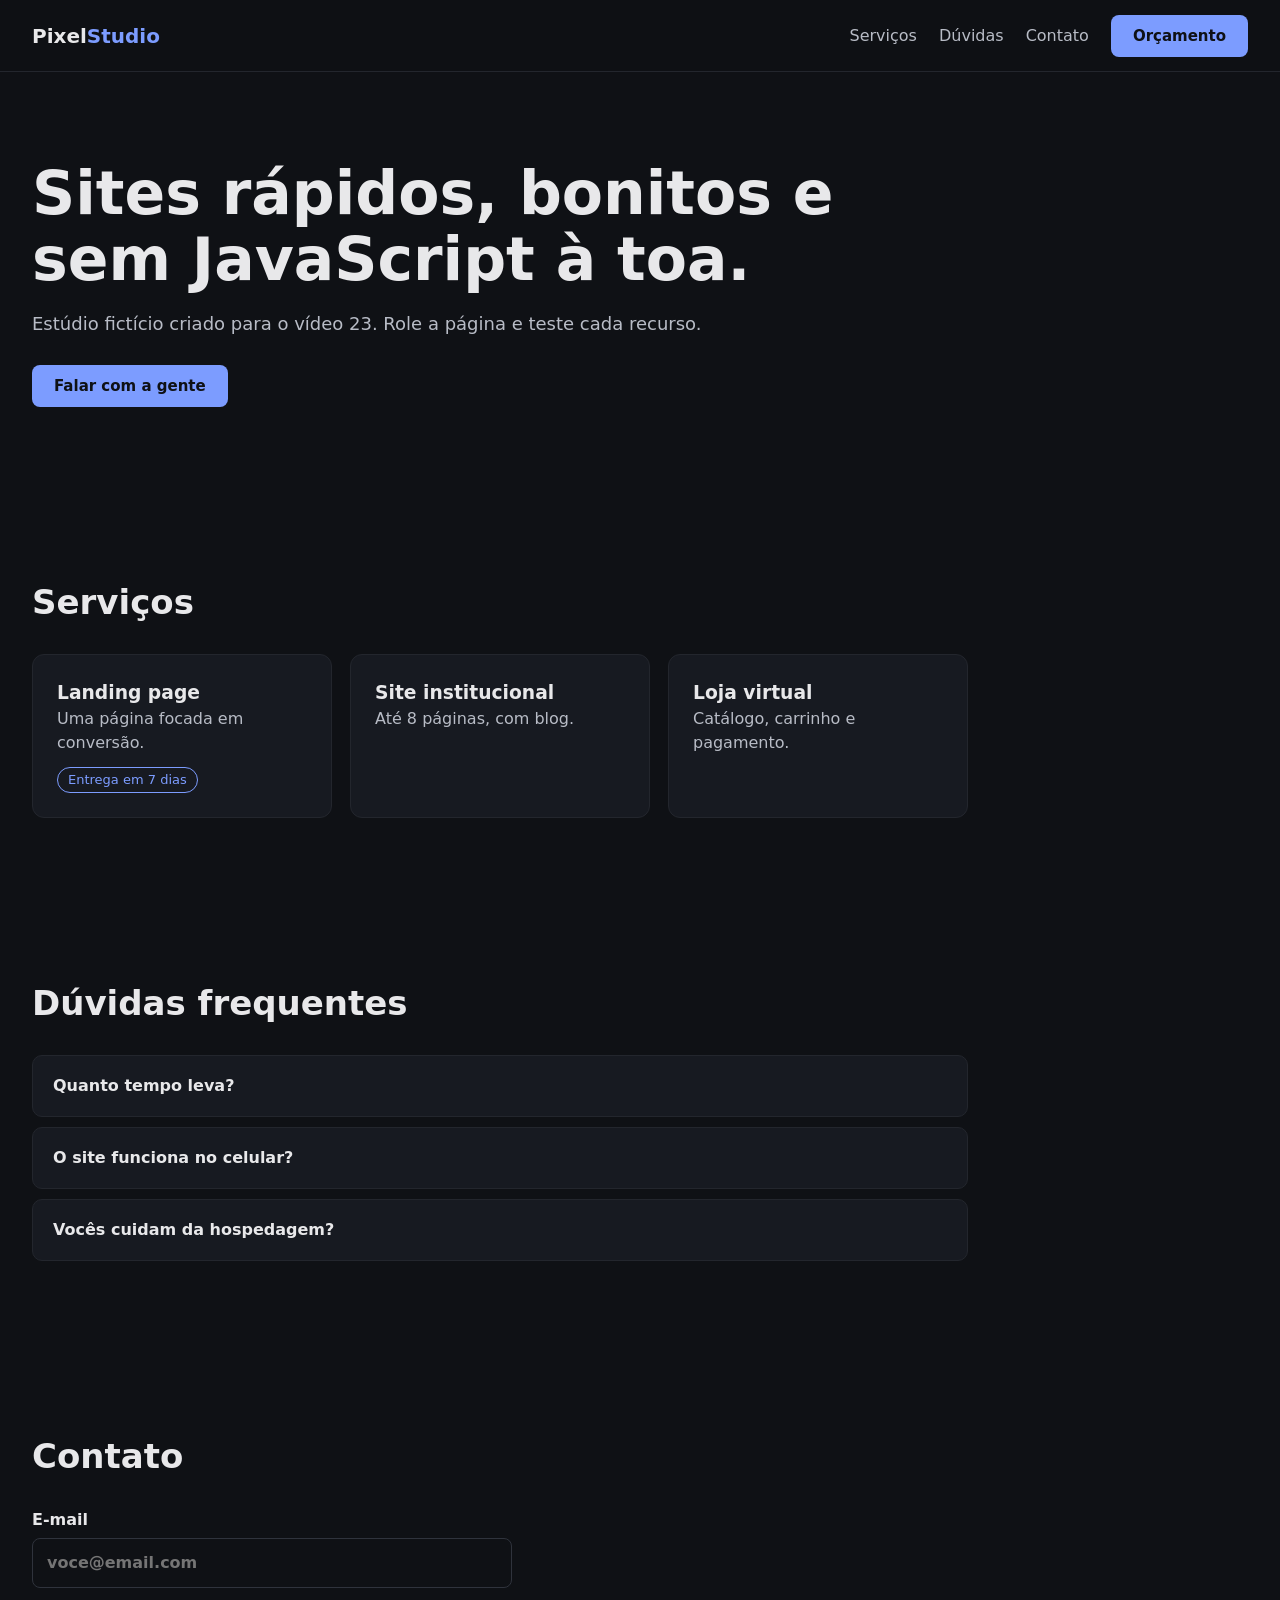
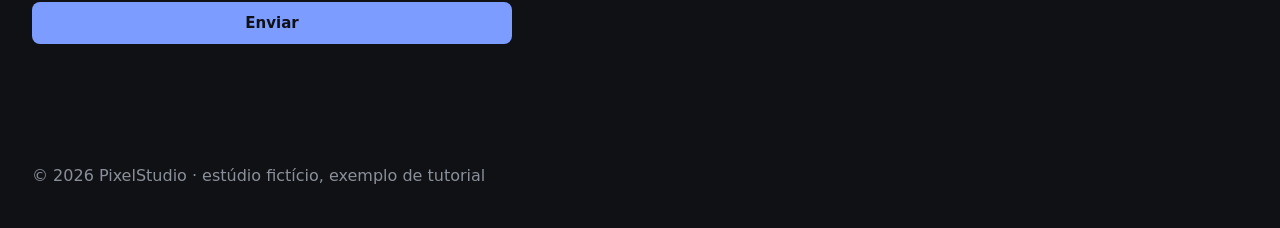
<file: antes/index.html>
<!DOCTYPE html>
<html lang="pt-BR">
<head>
  <meta charset="UTF-8">
  <meta name="viewport" content="width=device-width, initial-scale=1">
  <title>PixelStudio · versão com JavaScript</title>
  <link rel="stylesheet" href="style.css">
</head>
<body>
  <header class="topo">
    <div class="logo">Pixel<b>Studio</b></div>
    <nav>
      <a href="#servicos" class="js-rolar">Serviços</a>
      <a href="#faq" class="js-rolar">Dúvidas</a>
      <a href="#contato" class="js-rolar">Contato</a>
      <button class="btn" id="abrir-modal">Orçamento</button>
    </nav>
  </header>

  <main>
    <section class="hero">
      <h1>Sites rápidos, bonitos e sem JavaScript à toa.</h1>
      <p>Estúdio fictício criado para o vídeo 23. Role a página e teste cada recurso.</p>
      <a class="btn js-rolar" href="#contato">Falar com a gente</a>
    </section>

    <section id="servicos">
      <h2>Serviços</h2>
      <div class="cards">
        <div class="card"><h3>Landing page</h3><p>Uma página focada em conversão.</p>
          <span class="selo" id="selo">Entrega em 7 dias</span>
        </div>
        <div class="card"><h3>Site institucional</h3><p>Até 8 páginas, com blog.</p></div>
        <div class="card"><h3>Loja virtual</h3><p>Catálogo, carrinho e pagamento.</p></div>
      </div>
    </section>

    <section id="faq">
      <h2>Dúvidas frequentes</h2>
      <div class="item"><div class="pergunta">Quanto tempo leva?</div><div class="resposta" hidden>De 7 a 30 dias, conforme o projeto.</div></div>
      <div class="item"><div class="pergunta">O site funciona no celular?</div><div class="resposta" hidden>Sim, todos os sites são responsivos.</div></div>
      <div class="item"><div class="pergunta">Vocês cuidam da hospedagem?</div><div class="resposta" hidden>Sim, com domínio e e-mail inclusos.</div></div>
    </section>

    <section id="contato">
      <h2>Contato</h2>
      <form id="form" novalidate>
        <label>E-mail <input type="email" id="email" required placeholder="voce@email.com"></label>
        <p class="erro" id="erro">Digite um e-mail válido.</p>
        <button class="btn">Enviar</button>
      </form>
    </section>
  </main>

  <footer>© 2026 PixelStudio · estúdio fictício, exemplo de tutorial</footer>

  <div class="fundo" id="fundo" hidden></div>
  <div class="modal" id="modal" hidden>
    <h3>Pedir orçamento</h3>
    <p>Responda em 2 minutos e receba uma proposta.</p>
    <button class="btn" id="fechar-modal">Fechar</button>
  </div>

  <div class="dica" id="dica" hidden>Prazo médio para landing pages simples.</div>

  <script src="script.js"></script>
</body>
</html>
</file>
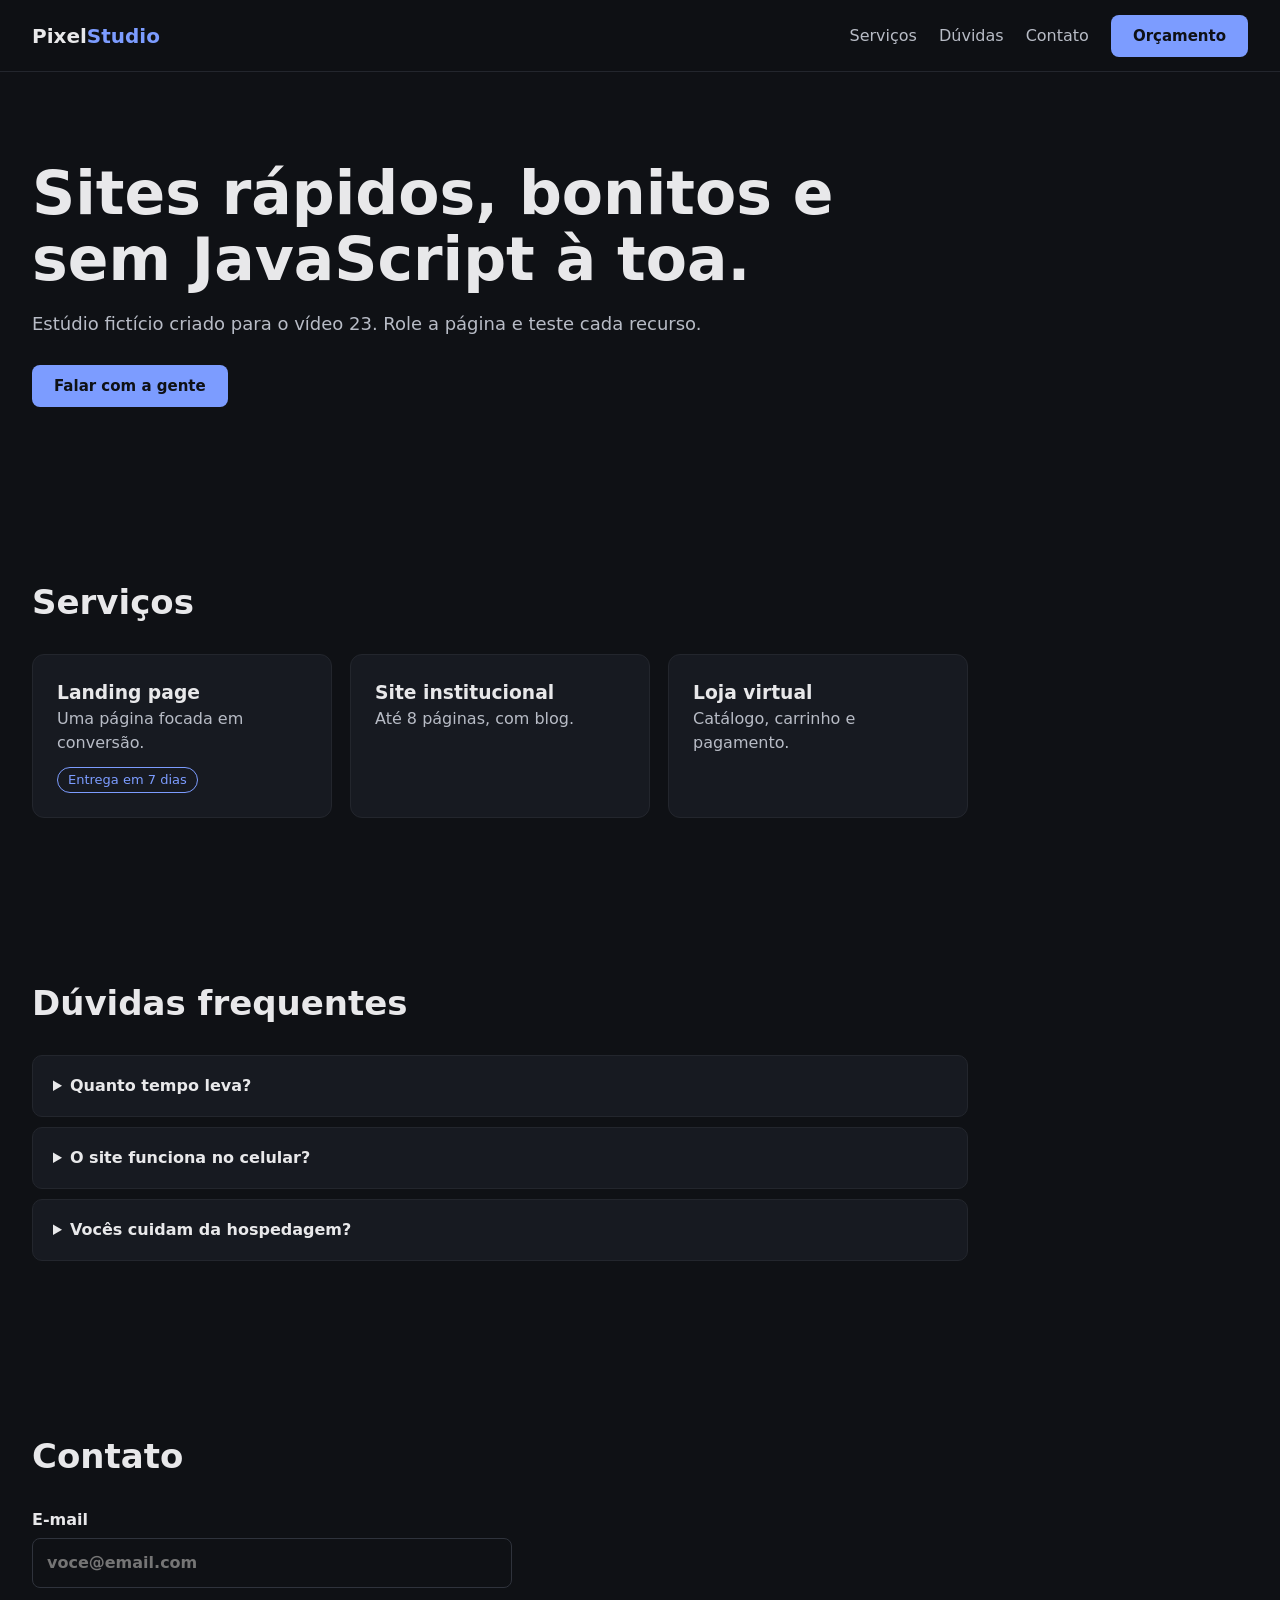
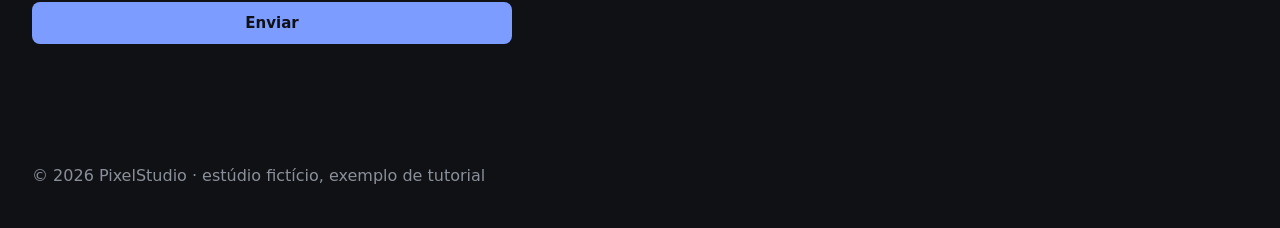
<file: depois/index.html>
<!DOCTYPE html>
<html lang="pt-BR">
<head>
  <meta charset="UTF-8">
  <meta name="viewport" content="width=device-width, initial-scale=1">
  <title>PixelStudio · versão sem JavaScript</title>
  <link rel="stylesheet" href="style.css">
</head>
<body>
  <header class="topo">
    <div class="logo">Pixel<b>Studio</b></div>
    <nav>
      <a href="#servicos">Serviços</a>
      <a href="#faq">Dúvidas</a>
      <a href="#contato">Contato</a>
      <button class="btn" popovertarget="modal">Orçamento</button>
    </nav>
  </header>

  <main>
    <section class="hero">
      <h1>Sites rápidos, bonitos e sem JavaScript à toa.</h1>
      <p>Estúdio fictício criado para o vídeo 23. Role a página e teste cada recurso.</p>
      <a class="btn" href="#contato">Falar com a gente</a>
    </section>

    <section id="servicos">
      <h2>Serviços</h2>
      <div class="cards">
        <div class="card"><h3>Landing page</h3><p>Uma página focada em conversão.</p>
          <span class="selo" tabindex="0">Entrega em 7 dias</span>
          <span class="dica" role="tooltip">Prazo médio para landing pages simples.</span>
        </div>
        <div class="card"><h3>Site institucional</h3><p>Até 8 páginas, com blog.</p></div>
        <div class="card"><h3>Loja virtual</h3><p>Catálogo, carrinho e pagamento.</p></div>
      </div>
    </section>

    <section id="faq">
      <h2>Dúvidas frequentes</h2>
      <details name="faq"><summary>Quanto tempo leva?</summary><p class="resposta">De 7 a 30 dias, conforme o projeto.</p></details>
      <details name="faq"><summary>O site funciona no celular?</summary><p class="resposta">Sim, todos os sites são responsivos.</p></details>
      <details name="faq"><summary>Vocês cuidam da hospedagem?</summary><p class="resposta">Sim, com domínio e e-mail inclusos.</p></details>
    </section>

    <section id="contato">
      <h2>Contato</h2>
      <form>
        <label>E-mail <input type="email" required placeholder="voce@email.com"></label>
        <p class="erro">Digite um e-mail válido.</p>
        <button class="btn">Enviar</button>
      </form>
    </section>
  </main>

  <footer>© 2026 PixelStudio · estúdio fictício, exemplo de tutorial</footer>

  <div class="modal" id="modal" popover>
    <h3>Pedir orçamento</h3>
    <p>Responda em 2 minutos e receba uma proposta.</p>
    <button class="btn" popovertarget="modal" popovertargetaction="hide">Fechar</button>
  </div>
</body>
</html>
</file>
<file: antes/style.css>
/* estilos visuais comuns (iguais nas duas versões) */
* { margin: 0; padding: 0; box-sizing: border-box; }
body { font-family: system-ui, "Segoe UI", Arial, sans-serif; background: #0f1115; color: #e8e8ea; line-height: 1.5; }
.topo { position: fixed; inset: 0 0 auto 0; height: 72px; display: flex; align-items: center; justify-content: space-between; padding: 0 32px; background: rgba(15,17,21,.9); backdrop-filter: blur(8px); border-bottom: 1px solid #23262d; z-index: 10; }
.logo { font-weight: 800; font-size: 20px; }
.logo b { color: #7c9cff; }
.topo nav { display: flex; gap: 22px; align-items: center; }
.topo nav a { color: #b8bcc6; text-decoration: none; }
.btn { background: #7c9cff; color: #0f1115; border: 0; padding: 12px 22px; border-radius: 8px; font: 700 15px system-ui, sans-serif; cursor: pointer; text-decoration: none; display: inline-block; }
.hero { padding: 160px 32px 90px; max-width: 900px; }
.hero h1 { font-size: clamp(36px, 6vw, 60px); line-height: 1.1; margin-bottom: 18px; }
.hero p { color: #b8bcc6; font-size: 18px; margin-bottom: 28px; }
section { padding: 80px 32px; max-width: 1000px; }
h2 { font-size: 34px; margin-bottom: 26px; }
.cards { display: grid; grid-template-columns: repeat(auto-fit, minmax(240px, 1fr)); gap: 18px; }
.card { background: #171a21; border: 1px solid #23262d; border-radius: 12px; padding: 24px; }
.card p { color: #b8bcc6; }
.selo { display: inline-block; margin-top: 12px; font-size: 13px; color: #7c9cff; border: 1px solid #7c9cff; border-radius: 99px; padding: 2px 10px; cursor: help; }
.dica { background: #e8e8ea; color: #0f1115; padding: 8px 12px; border-radius: 8px; font-size: 14px; max-width: 220px; }
details, .item { background: #171a21; border: 1px solid #23262d; border-radius: 10px; margin-bottom: 10px; }
summary, .pergunta { padding: 18px 20px; font-weight: 700; cursor: pointer; }
.resposta { padding: 0 20px 18px; color: #b8bcc6; }
form { display: grid; gap: 14px; max-width: 480px; }
label { display: grid; gap: 6px; font-weight: 600; }
input { padding: 12px 14px; border-radius: 8px; border: 1px solid #2f333c; background: #0f1115; color: #e8e8ea; font: inherit; }
.erro { color: #ff8a8a; font-size: 14px; display: none; }
.modal { margin: auto; padding: 28px; border-radius: 14px; border: 1px solid #2f333c; background: #171a21; color: #e8e8ea; max-width: 420px; }
.modal h3 { margin-bottom: 10px; }
footer { padding: 40px 32px; color: #8a8f99; }

/* específico da versão com JavaScript */
.fundo { position: fixed; inset: 0; background: rgba(0,0,0,.6); z-index: 20; }
.modal { position: fixed; top: 50%; left: 50%; transform: translate(-50%, -50%); z-index: 21; }
.dica { position: fixed; z-index: 30; }
</file>
<file: depois/style.css>
/* estilos visuais comuns (iguais nas duas versões) */
* { margin: 0; padding: 0; box-sizing: border-box; }
body { font-family: system-ui, "Segoe UI", Arial, sans-serif; background: #0f1115; color: #e8e8ea; line-height: 1.5; }
.topo { position: fixed; inset: 0 0 auto 0; height: 72px; display: flex; align-items: center; justify-content: space-between; padding: 0 32px; background: rgba(15,17,21,.9); backdrop-filter: blur(8px); border-bottom: 1px solid #23262d; z-index: 10; }
.logo { font-weight: 800; font-size: 20px; }
.logo b { color: #7c9cff; }
.topo nav { display: flex; gap: 22px; align-items: center; }
.topo nav a { color: #b8bcc6; text-decoration: none; }
.btn { background: #7c9cff; color: #0f1115; border: 0; padding: 12px 22px; border-radius: 8px; font: 700 15px system-ui, sans-serif; cursor: pointer; text-decoration: none; display: inline-block; }
.hero { padding: 160px 32px 90px; max-width: 900px; }
.hero h1 { font-size: clamp(36px, 6vw, 60px); line-height: 1.1; margin-bottom: 18px; }
.hero p { color: #b8bcc6; font-size: 18px; margin-bottom: 28px; }
section { padding: 80px 32px; max-width: 1000px; }
h2 { font-size: 34px; margin-bottom: 26px; }
.cards { display: grid; grid-template-columns: repeat(auto-fit, minmax(240px, 1fr)); gap: 18px; }
.card { background: #171a21; border: 1px solid #23262d; border-radius: 12px; padding: 24px; }
.card p { color: #b8bcc6; }
.selo { display: inline-block; margin-top: 12px; font-size: 13px; color: #7c9cff; border: 1px solid #7c9cff; border-radius: 99px; padding: 2px 10px; cursor: help; }
.dica { background: #e8e8ea; color: #0f1115; padding: 8px 12px; border-radius: 8px; font-size: 14px; max-width: 220px; }
details, .item { background: #171a21; border: 1px solid #23262d; border-radius: 10px; margin-bottom: 10px; }
summary, .pergunta { padding: 18px 20px; font-weight: 700; cursor: pointer; }
.resposta { padding: 0 20px 18px; color: #b8bcc6; }
form { display: grid; gap: 14px; max-width: 480px; }
label { display: grid; gap: 6px; font-weight: 600; }
input { padding: 12px 14px; border-radius: 8px; border: 1px solid #2f333c; background: #0f1115; color: #e8e8ea; font: inherit; }
.erro { color: #ff8a8a; font-size: 14px; display: none; }
.modal { margin: auto; padding: 28px; border-radius: 14px; border: 1px solid #2f333c; background: #171a21; color: #e8e8ea; max-width: 420px; }
.modal h3 { margin-bottom: 10px; }
footer { padding: 40px 32px; color: #8a8f99; }

/* 1. Rolagem suave, descontando o cabeçalho fixo */
html { scroll-behavior: smooth; }
section { scroll-margin-top: 72px; }

/* 2. FAQ: <details name="faq"> já fecha os outros sozinho */

/* 3. Modal com popover: Esc e clique fora já funcionam */
.modal::backdrop { background: rgba(0, 0, 0, .6); }

/* 4. Validação: só mostra o erro depois que a pessoa interage */
input:user-invalid { border-color: #ff8a8a; }
form:has(input:user-invalid) .erro { display: block; }

/* 5. Tooltip: aparece no hover ou no foco do teclado */
.dica { display: none; margin-top: 8px; }
.selo:hover + .dica,
.selo:focus-visible + .dica { display: block; }

/* ...e fica preso em cima do selo com anchor positioning */
@supports (anchor-name: --selo) {
  .selo { anchor-name: --selo; }
  .dica {
    position: fixed;
    position-anchor: --selo;
    position-area: top;
    margin: 0 0 8px;
  }
}

/* quem prefere menos movimento não recebe a rolagem animada */
@media (prefers-reduced-motion: reduce) {
  html { scroll-behavior: auto; }
}
</file>
